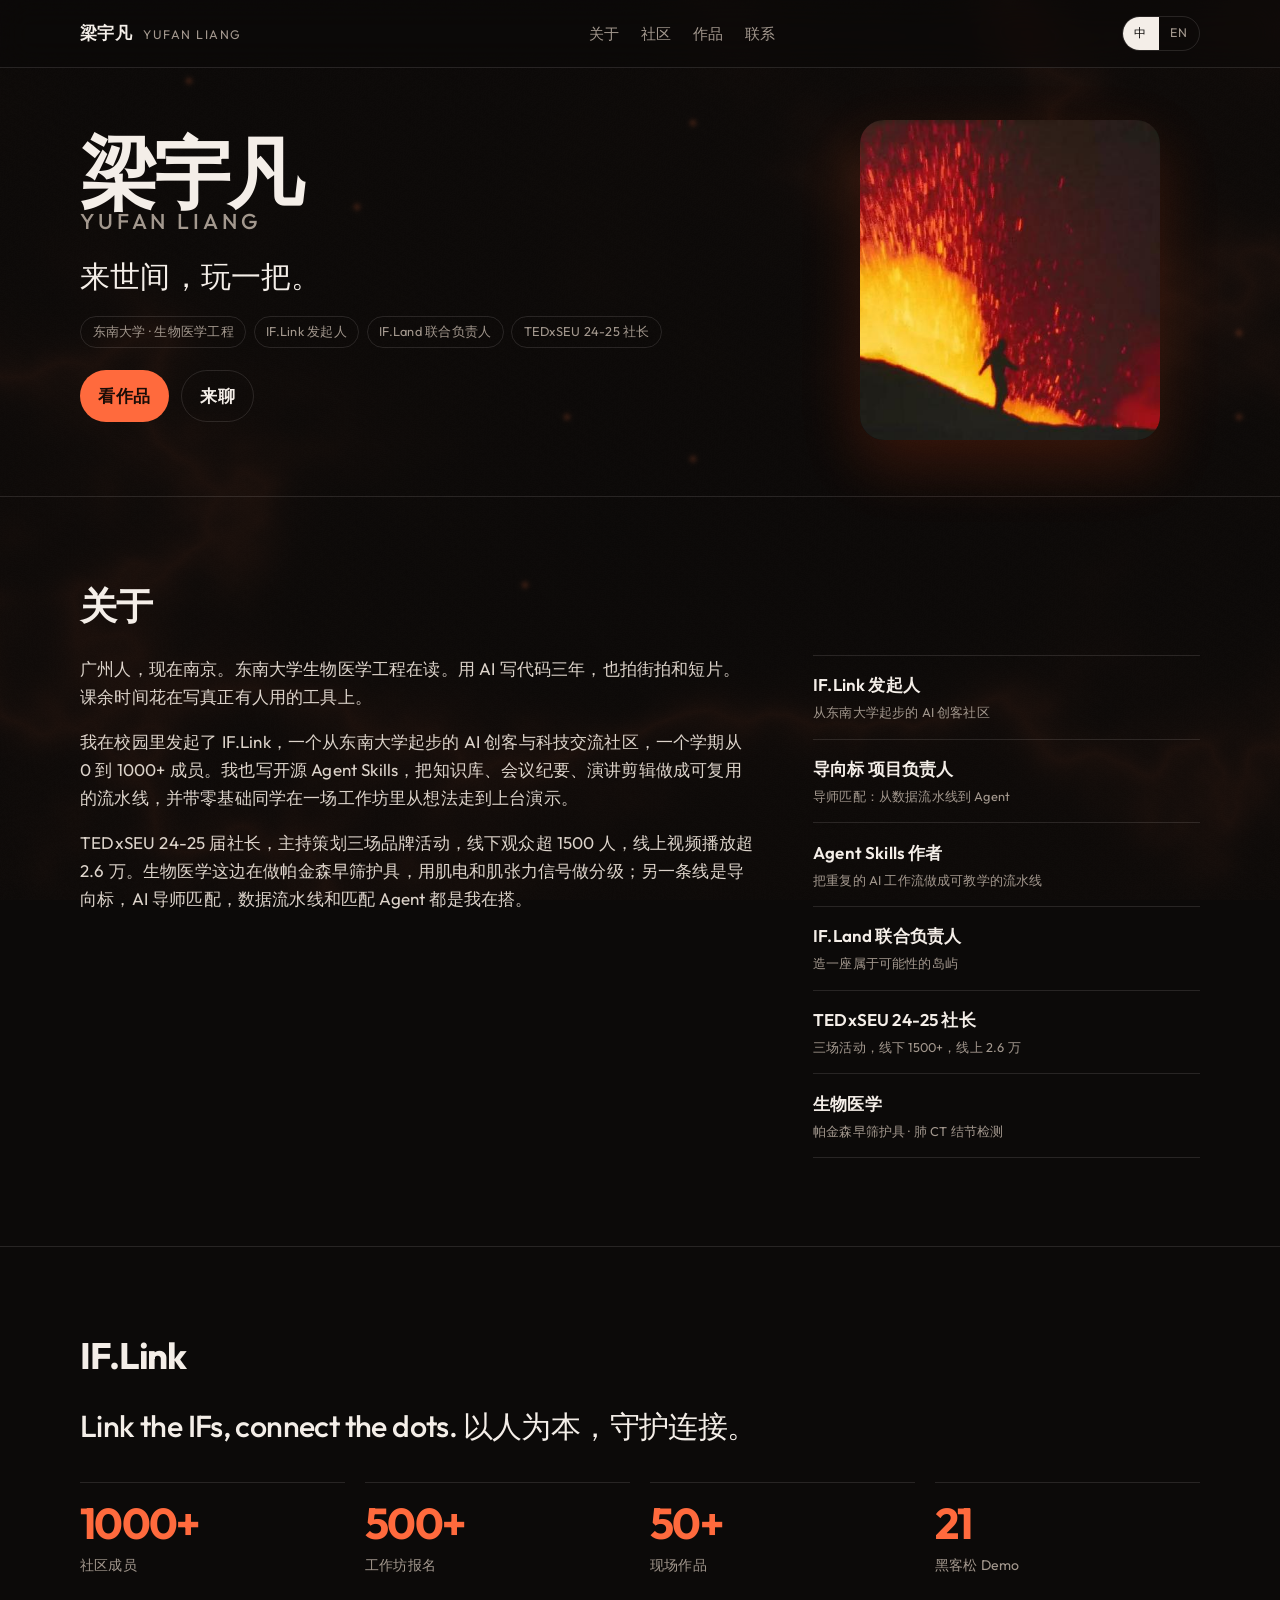
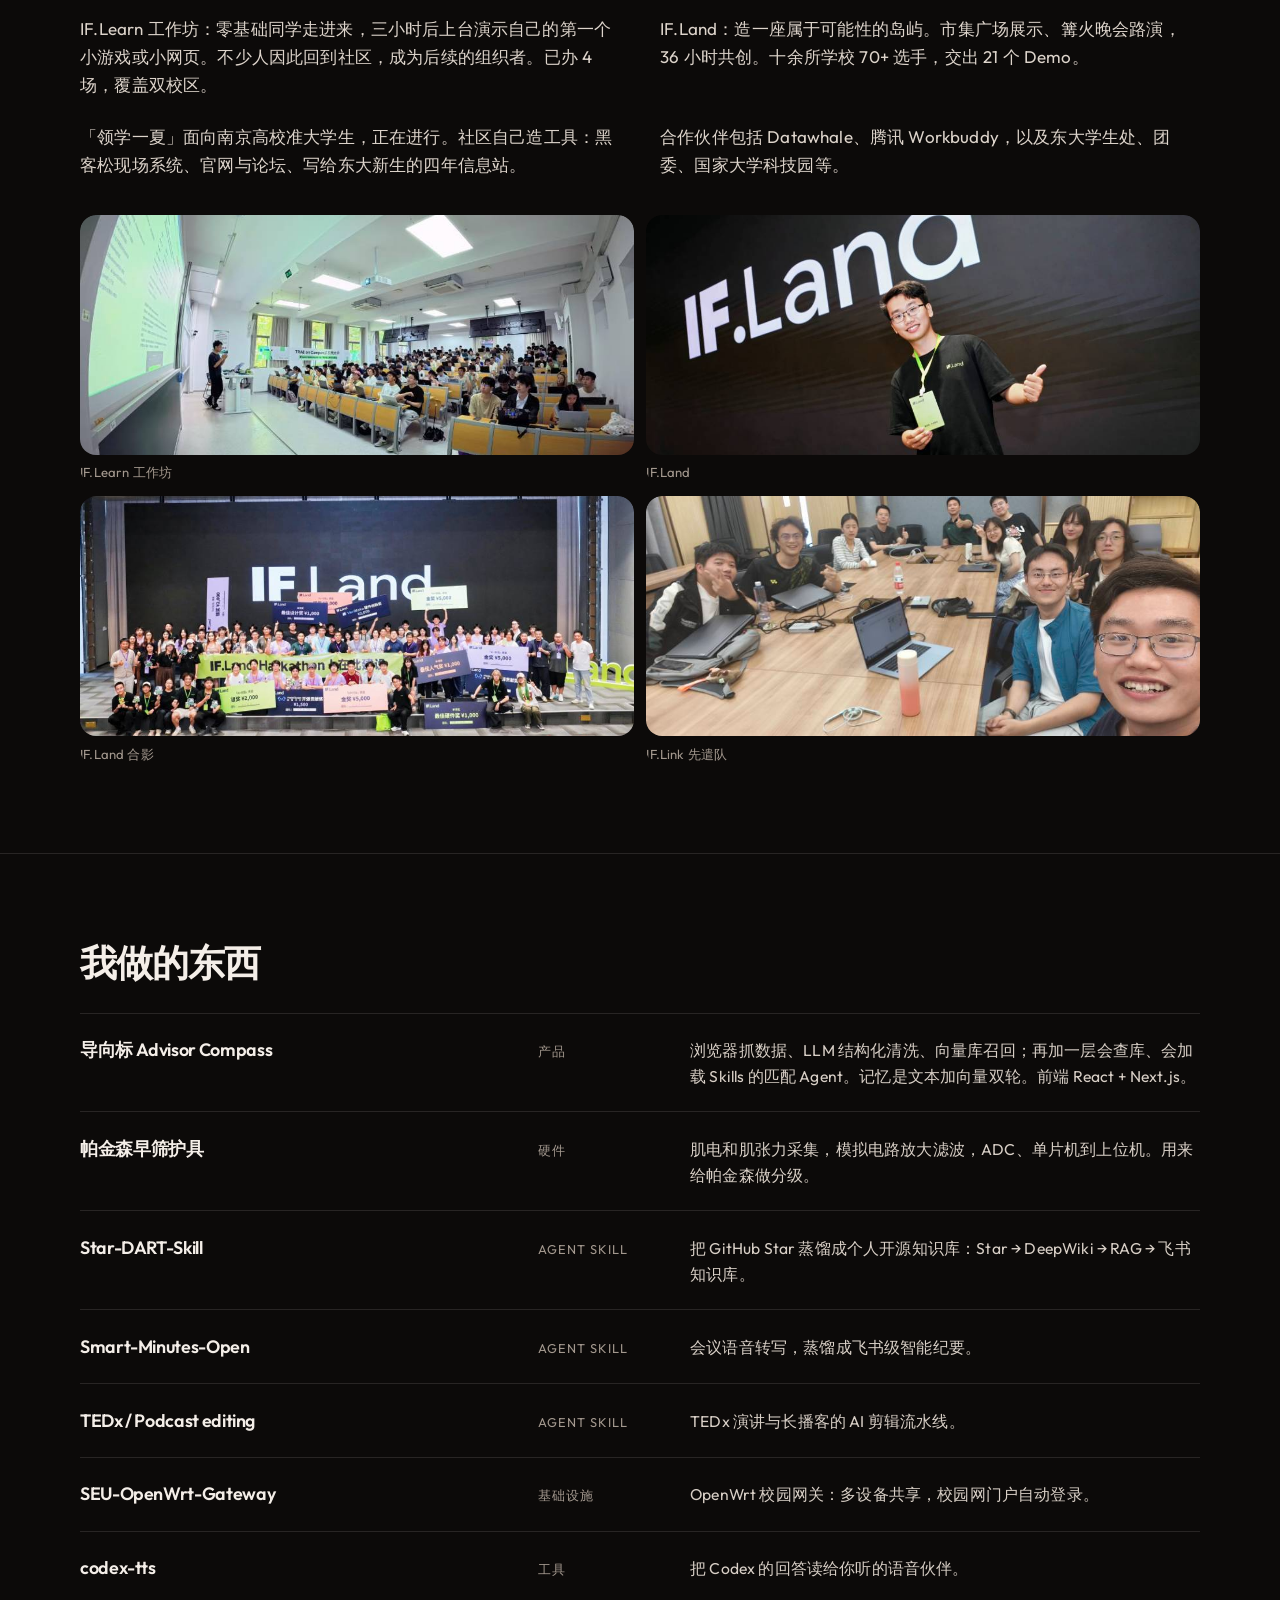
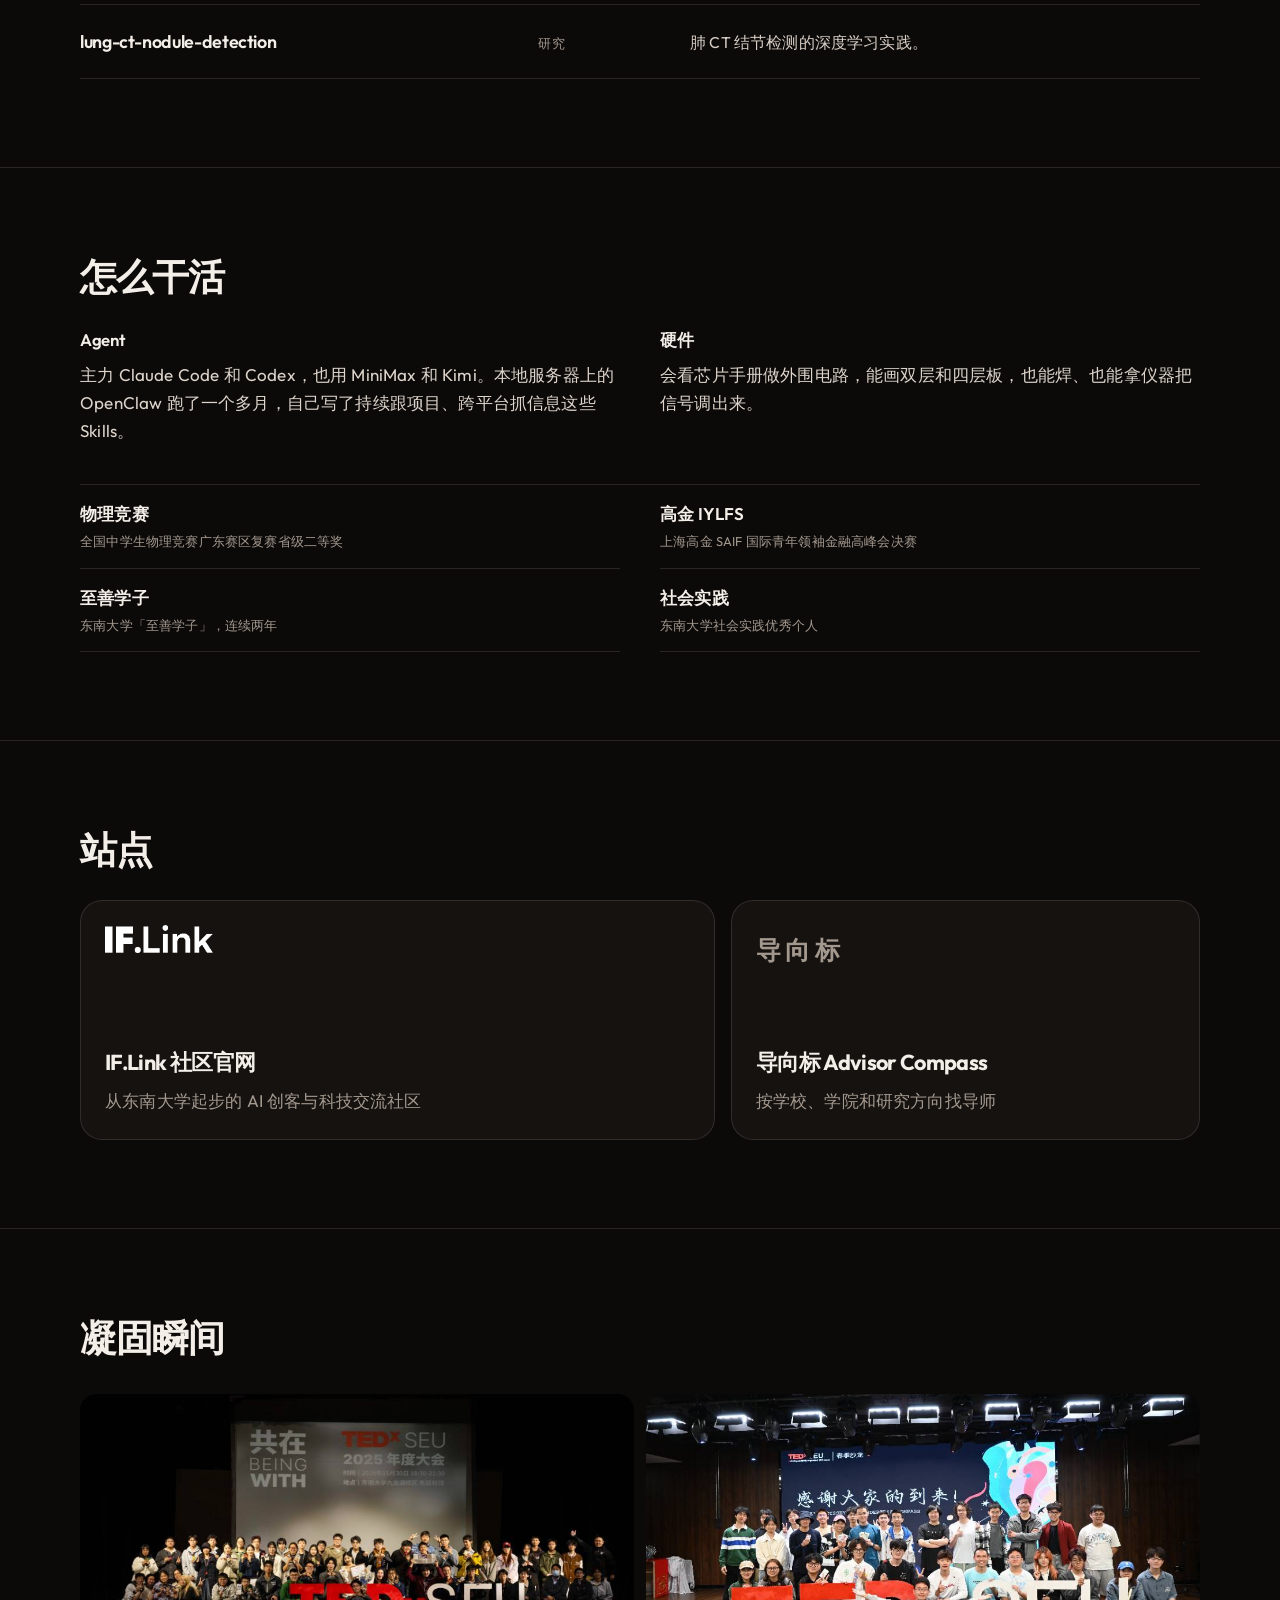
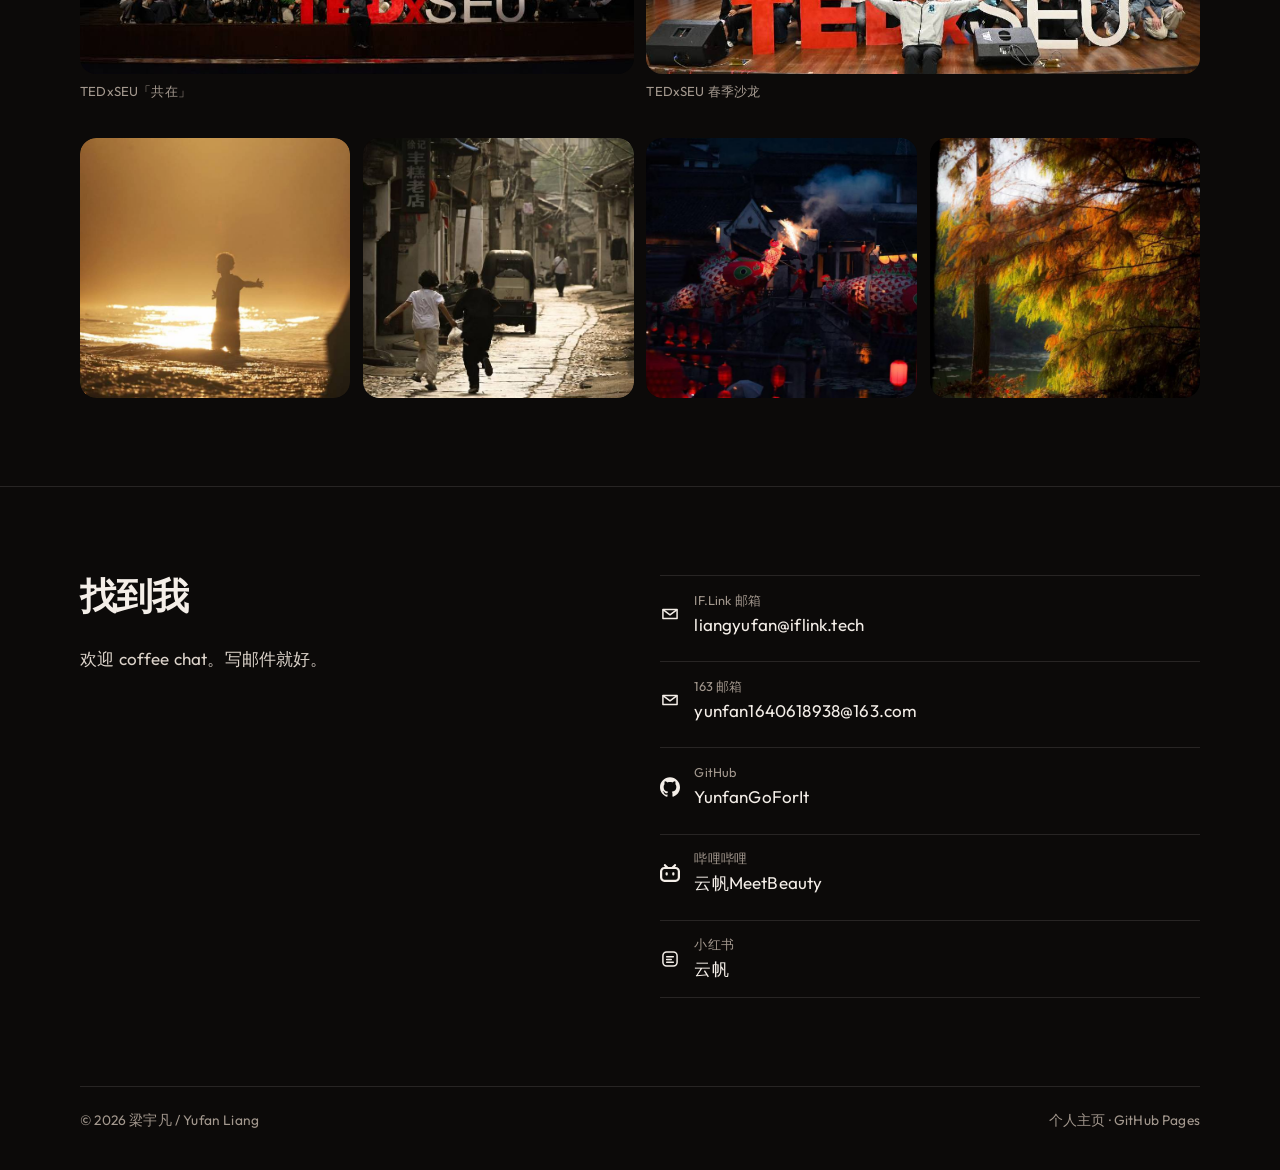
<file: index.html>
<!DOCTYPE html>
<html lang="zh-CN">
<head>
  <meta charset="utf-8">
  <meta name="viewport" content="width=device-width, initial-scale=1">
  <title>梁宇凡 Yufan Liang · IF.Link 发起人 | 东南大学生物医学工程</title>
  <meta name="description" content="梁宇凡（Yufan Liang，云帆），广州人，南京东南大学生物医学工程在读。IF.Link 发起人、导向标项目负责人、TEDxSEU 24-25 社长。做 Agent、导师匹配，以及帕金森早筛硬件。">
  <meta name="author" content="梁宇凡">
  <meta name="robots" content="index, follow, max-image-preview:large, max-snippet:-1">
  <meta name="keywords" content="梁宇凡, Yufan Liang, 云帆, IF.Link, IF.Land, 东南大学, 生物医学工程, TEDxSEU, Agent Skills, 导向标, 帕金森, 南京, 广州, YunfanGoForIt">
  <meta name="theme-color" content="#0c0a09">
  <meta name="geo.region" content="CN-JS">
  <meta name="geo.placename" content="Nanjing">
  <meta name="geo.position" content="32.05838;118.79647">
  <meta name="ICBM" content="32.05838, 118.79647">
  <link rel="canonical" href="https://yunfangoforit.github.io/">
  <link rel="alternate" type="text/plain" title="LLM instructions" href="https://yunfangoforit.github.io/llms.txt">
  <link rel="alternate" hreflang="zh-CN" href="https://yunfangoforit.github.io/">
  <link rel="alternate" hreflang="en" href="https://yunfangoforit.github.io/">
  <link rel="alternate" hreflang="x-default" href="https://yunfangoforit.github.io/">
  <link rel="me" href="https://github.com/YunfanGoForIt">
  <link rel="me" href="mailto:liangyufan@iflink.tech">
  <link rel="icon" href="./favicon.svg" type="image/svg+xml">
  <link rel="apple-touch-icon" href="./assets/avatar.jpg">
  <meta property="og:type" content="profile">
  <meta property="og:locale" content="zh_CN">
  <meta property="og:locale:alternate" content="en_US">
  <meta property="og:site_name" content="梁宇凡 Yufan Liang">
  <meta property="og:title" content="梁宇凡 Yufan Liang · IF.Link 发起人">
  <meta property="og:description" content="广州人，南京东南大学生物医学工程在读。IF.Link 发起人，导向标项目负责人，TEDxSEU 24-25 社长。来世间，玩一把。">
  <meta property="og:url" content="https://yunfangoforit.github.io/">
  <meta property="og:image" content="https://yunfangoforit.github.io/assets/avatar.jpg">
  <meta property="og:image:alt" content="梁宇凡的头像：火山前向火光走去的剪影">
  <meta property="profile:first_name" content="宇凡">
  <meta property="profile:last_name" content="梁">
  <meta property="profile:username" content="YunfanGoForIt">
  <meta name="twitter:card" content="summary">
  <meta name="twitter:title" content="梁宇凡 Yufan Liang · IF.Link 发起人">
  <meta name="twitter:description" content="广州人，南京东南大学生物医学工程在读。IF.Link 发起人，导向标项目负责人，TEDxSEU 24-25 社长。">
  <meta name="twitter:image" content="https://yunfangoforit.github.io/assets/avatar.jpg">
  <link rel="preconnect" href="https://fonts.bunny.net" crossorigin>
  <link rel="stylesheet" href="https://fonts.bunny.net/css?family=noto-sans-sc:400,500,700|outfit:400,500,600,700&display=swap">
  <link rel="stylesheet" href="./styles.css?v=8">
  <script type="application/ld+json">
  {
    "@context": "https://schema.org",
    "@graph": [
      {
        "@type": "ProfilePage",
        "@id": "https://yunfangoforit.github.io/#page",
        "url": "https://yunfangoforit.github.io/",
        "name": "梁宇凡 Yufan Liang",
        "inLanguage": ["zh-CN", "en"],
        "isPartOf": { "@id": "https://yunfangoforit.github.io/#website" },
        "about": { "@id": "https://yunfangoforit.github.io/#person" },
        "mainEntity": { "@id": "https://yunfangoforit.github.io/#person" },
        "dateModified": "2026-09-04"
      },
      {
        "@type": "WebSite",
        "@id": "https://yunfangoforit.github.io/#website",
        "url": "https://yunfangoforit.github.io/",
        "name": "梁宇凡 Yufan Liang",
        "inLanguage": ["zh-CN", "en"],
        "publisher": { "@id": "https://yunfangoforit.github.io/#person" }
      },
      {
        "@type": "Person",
        "@id": "https://yunfangoforit.github.io/#person",
        "name": "梁宇凡",
        "alternateName": ["Yufan Liang", "云帆", "YunfanGoForIt"],
        "url": "https://yunfangoforit.github.io/",
        "image": "https://yunfangoforit.github.io/assets/avatar.jpg",
        "email": ["liangyufan@iflink.tech", "yunfan1640618938@163.com"],
        "jobTitle": "IF.Link 发起人",
        "description": "广州人，南京东南大学生物医学工程在读。IF.Link 发起人，导向标项目负责人，IF.Land 联合负责人，TEDxSEU 24-25 届社长。开源 Agent Skills 作者。",
        "nationality": { "@type": "Country", "name": "China" },
        "birthPlace": {
          "@type": "Place",
          "name": "广州",
          "address": {
            "@type": "PostalAddress",
            "addressLocality": "广州",
            "addressRegion": "广东",
            "addressCountry": "CN"
          }
        },
        "homeLocation": {
          "@type": "Place",
          "name": "南京",
          "address": {
            "@type": "PostalAddress",
            "addressLocality": "南京",
            "addressRegion": "江苏",
            "addressCountry": "CN"
          }
        },
        "alumniOf": {
          "@type": "CollegeOrUniversity",
          "name": "东南大学",
          "alternateName": "Southeast University",
          "url": "https://www.seu.edu.cn/"
        },
        "affiliation": [
          { "@id": "https://yunfangoforit.github.io/#iflink" },
          { "@id": "https://yunfangoforit.github.io/#compass" }
        ],
        "knowsAbout": [
          "Agent Skills",
          "AI agents",
          "向量数据库",
          "AI community",
          "hackathon",
          "生物医学工程",
          "导师匹配",
          "肌电信号",
          "PCB",
          "street photography"
        ],
        "sameAs": [
          "https://github.com/YunfanGoForIt",
          "https://iflink.tech",
          "https://daoxiangbiao.cn",
          "https://space.bilibili.com/152159038",
          "https://www.xiaohongshu.com/user/profile/63bbf5a90000000026006f48",
          "https://bonjour.bio/96th1u"
        ]
      },
      {
        "@type": "Organization",
        "@id": "https://yunfangoforit.github.io/#iflink",
        "name": "IF.Link",
        "url": "https://iflink.tech",
        "description": "从东南大学起步的 AI 创客与科技交流社区。",
        "founder": { "@id": "https://yunfangoforit.github.io/#person" },
        "location": {
          "@type": "Place",
          "name": "南京",
          "address": {
            "@type": "PostalAddress",
            "addressLocality": "南京",
            "addressRegion": "江苏",
            "addressCountry": "CN"
          }
        }
      },
      {
        "@type": "Organization",
        "@id": "https://yunfangoforit.github.io/#compass",
        "name": "导向标 Advisor Compass",
        "url": "https://daoxiangbiao.cn",
        "description": "AI 驱动的导师匹配和学术智能体平台。",
        "founder": { "@id": "https://yunfangoforit.github.io/#person" }
      }
    ]
  }
  </script>
</head>
<body>
  <canvas id="bg-shader" class="bg-shader" aria-hidden="true"></canvas>
  <a class="skip" href="#main" data-i18n="skip">跳到正文</a>

  <header class="nav">
    <div class="wrap nav-inner">
      <a class="brand" href="./">
        梁宇凡
        <small>Yufan Liang</small>
      </a>
      <nav>
        <ul class="nav-links">
          <li><a href="#about" data-i18n="navAbout">关于</a></li>
          <li><a href="#community" data-i18n="navCommunity">社区</a></li>
          <li><a href="#work" data-i18n="navWork">作品</a></li>
          <li><a href="#contact" data-i18n="navContact">联系</a></li>
        </ul>
      </nav>
      <div class="nav-tools">
        <div class="lang" role="group" aria-label="Language">
          <button type="button" data-lang-set="zh" aria-pressed="true">中</button>
          <button type="button" data-lang-set="en" aria-pressed="false">EN</button>
        </div>
        <button class="menu-btn" type="button" aria-expanded="false" data-i18n-aria="menu" aria-label="打开菜单">
          <span></span>
        </button>
      </div>
    </div>
  </header>

  <main id="main">
    <section class="wrap hero">
      <div class="hero-copy reveal">
        <h1 class="display" id="hero-name">
          梁宇凡
          <em>Yufan Liang</em>
        </h1>
        <p class="lede" id="hero-lede" data-i18n="lede">来世间，玩一把。</p>
        <ul class="hero-tags">
          <li data-i18n="tagSchool">东南大学 · 生物医学工程</li>
          <li data-i18n="tagIflink">IF.Link 发起人</li>
          <li data-i18n="tagIfland">IF.Land 联合负责人</li>
          <li data-i18n="tagTedx">TEDxSEU 24-25 社长</li>
        </ul>
        <div class="cta-row">
          <a class="btn" href="#work" data-i18n="ctaWork">看作品</a>
          <a class="btn btn-ghost" href="mailto:liangyufan@iflink.tech" data-i18n="ctaMail">来聊</a>
        </div>
      </div>
      <figure class="hero-media reveal" id="hero-photo">
        <img src="./assets/avatar.jpg" width="320" height="320" alt="梁宇凡的头像：火山前向火光走去的剪影">
      </figure>
    </section>

    <section class="section" id="about">
      <div class="wrap">
        <h2 data-i18n="aboutTitle">关于</h2>
        <div class="about-grid">
          <div class="prose">
            <p data-i18n="aboutP1">广州人，现在南京。东南大学生物医学工程在读。用 AI 写代码三年，也拍街拍和短片。课余时间花在写真正有人用的工具上。</p>
            <p data-i18n="aboutP2">我在校园里发起了 IF.Link，一个从东南大学起步的 AI 创客与科技交流社区，一个学期从 0 到 1000+ 成员。我也写开源 Agent Skills，把知识库、会议纪要、演讲剪辑做成可复用的流水线，并带零基础同学在一场工作坊里从想法走到上台演示。</p>
            <p data-i18n="aboutP3">TEDxSEU 24-25 届社长，主持策划三场品牌活动，线下观众超 1500 人，线上视频播放超 2.6 万。生物医学这边在做帕金森早筛护具，用肌电和肌张力信号做分级；另一条线是导向标，AI 导师匹配，数据流水线和匹配 Agent 都是我在搭。</p>
          </div>
          <ul class="roles">
            <li>
              <strong data-i18n="role1">IF.Link 发起人</strong>
              <span data-i18n="role1s">从东南大学起步的 AI 创客社区</span>
            </li>
            <li>
              <strong data-i18n="role6">导向标 项目负责人</strong>
              <span data-i18n="role6s">导师匹配：从数据流水线到 Agent</span>
            </li>
            <li>
              <strong data-i18n="role2">Agent Skills 作者</strong>
              <span data-i18n="role2s">把重复的 AI 工作流做成可教学的流水线</span>
            </li>
            <li>
              <strong data-i18n="role3">IF.Land 联合负责人</strong>
              <span data-i18n="role3s">造一座属于可能性的岛屿</span>
            </li>
            <li>
              <strong data-i18n="role4">TEDxSEU 24-25 社长</strong>
              <span data-i18n="role4s">三场活动，线下 1500+，线上 2.6 万</span>
            </li>
            <li>
              <strong data-i18n="role5">生物医学</strong>
              <span data-i18n="role5s">帕金森早筛护具 · 肺 CT 结节检测</span>
            </li>
          </ul>
        </div>
      </div>
    </section>

    <section class="section" id="community">
      <div class="wrap">
        <h2 data-i18n="communityTitle">IF.Link</h2>
        <p class="quote" data-i18n="quote">Link the IFs, connect the dots. 以人为本，守护连接。</p>
        <div class="stats">
          <div class="stat"><b data-count="1000" data-suffix="+">1000+</b><span data-i18n="s1">社区成员</span></div>
          <div class="stat"><b data-count="500" data-suffix="+">500+</b><span data-i18n="s2">工作坊报名</span></div>
          <div class="stat"><b data-count="50" data-suffix="+">50+</b><span data-i18n="s3">现场作品</span></div>
          <div class="stat"><b data-count="21" data-suffix="">21</b><span data-i18n="s4">黑客松 Demo</span></div>
        </div>
        <div class="community-notes">
          <p data-i18n="cNote1">IF.Learn 工作坊：零基础同学走进来，三小时后上台演示自己的第一个小游戏或小网页。不少人因此回到社区，成为后续的组织者。已办 4 场，覆盖双校区。</p>
          <p data-i18n="cNote2">IF.Land：造一座属于可能性的岛屿。市集广场展示、篝火晚会路演，36 小时共创。十余所学校 70+ 选手，交出 21 个 Demo。</p>
          <p data-i18n="cNote3">「领学一夏」面向南京高校准大学生，正在进行。社区自己造工具：黑客松现场系统、官网与论坛、写给东大新生的四年信息站。</p>
          <p data-i18n="cNote4">合作伙伴包括 Datawhale、腾讯 Workbuddy，以及东大学生处、团委、国家大学科技园等。</p>
        </div>
        <div class="shots">
          <figure>
            <img src="./assets/photos/if-learn.jpg" alt="IF.Learn 工作坊课堂" width="800" height="600">
            <figcaption data-i18n="capLearn">IF.Learn 工作坊</figcaption>
          </figure>
          <figure>
            <img src="./assets/photos/ifland-host.jpg" alt="IF.Land 现场" width="800" height="533">
            <figcaption data-i18n="capLandHost">IF.Land</figcaption>
          </figure>
          <figure>
            <img src="./assets/photos/ifland-group.jpg" alt="IF.Land 合影" width="800" height="410">
            <figcaption data-i18n="capLandGroup">IF.Land 合影</figcaption>
          </figure>
          <figure>
            <img src="./assets/photos/iflink-vanguard.jpg" alt="IF.Link 先遣队" width="800" height="600">
            <figcaption data-i18n="capVanguard">IF.Link 先遣队</figcaption>
          </figure>
        </div>
      </div>
    </section>

    <section class="section" id="work">
      <div class="wrap">
        <h2 data-i18n="workTitle">我做的东西</h2>
        <div class="work-list">
          <a class="work" href="https://github.com/daoercompass">
            <h3>导向标 Advisor Compass</h3>
            <div class="kind" data-i18n="w4k">产品</div>
            <p data-i18n="w4d">浏览器抓数据、LLM 结构化清洗、向量库召回；再加一层会查库、会加载 Skills 的匹配 Agent。记忆是文本加向量双轮。前端 React + Next.js。</p>
          </a>
          <article class="work">
            <h3 data-i18n="w8t">帕金森早筛护具</h3>
            <div class="kind" data-i18n="w8k">硬件</div>
            <p data-i18n="w8d">肌电和肌张力采集，模拟电路放大滤波，ADC、单片机到上位机。用来给帕金森做分级。</p>
          </article>
          <a class="work" href="https://github.com/YunfanGoForIt/Star-DART-Skill">
            <h3>Star-DART-Skill</h3>
            <div class="kind" data-i18n="w1k">Agent Skill</div>
            <p data-i18n="w1d">把 GitHub Star 蒸馏成个人开源知识库：Star → DeepWiki → RAG → 飞书知识库。</p>
          </a>
          <a class="work" href="https://github.com/YunfanGoForIt/Smart-Minutes-Open">
            <h3>Smart-Minutes-Open</h3>
            <div class="kind" data-i18n="w2k">Agent Skill</div>
            <p data-i18n="w2d">会议语音转写，蒸馏成飞书级智能纪要。</p>
          </a>
          <a class="work" href="https://github.com/YunfanGoForIt/edit-tedxseu-talk">
            <h3>TEDx / Podcast editing</h3>
            <div class="kind" data-i18n="w3k">Agent Skill</div>
            <p data-i18n="w3d">TEDx 演讲与长播客的 AI 剪辑流水线。</p>
          </a>
          <a class="work" href="https://github.com/YunfanGoForIt/SEU-OpenWrt-Gateway">
            <h3>SEU-OpenWrt-Gateway</h3>
            <div class="kind" data-i18n="w5k">基础设施</div>
            <p data-i18n="w5d">OpenWrt 校园网关：多设备共享，校园网门户自动登录。</p>
          </a>
          <a class="work" href="https://github.com/YunfanGoForIt/codex-tts">
            <h3>codex-tts</h3>
            <div class="kind" data-i18n="w6k">工具</div>
            <p data-i18n="w6d">把 Codex 的回答读给你听的语音伙伴。</p>
          </a>
          <a class="work" href="https://github.com/YunfanGoForIt/lung-ct-nodule-detection">
            <h3>lung-ct-nodule-detection</h3>
            <div class="kind" data-i18n="w7k">研究</div>
            <p data-i18n="w7d">肺 CT 结节检测的深度学习实践。</p>
          </a>
        </div>
      </div>
    </section>

    <section class="section" id="craft">
      <div class="wrap">
        <h2 data-i18n="craftTitle">怎么干活</h2>
        <div class="craft">
          <div>
            <h3 data-i18n="craftAgentT">Agent</h3>
            <p data-i18n="craftAgent">主力 Claude Code 和 Codex，也用 MiniMax 和 Kimi。本地服务器上的 OpenClaw 跑了一个多月，自己写了持续跟项目、跨平台抓信息这些 Skills。</p>
          </div>
          <div>
            <h3 data-i18n="craftHwT">硬件</h3>
            <p data-i18n="craftHw">会看芯片手册做外围电路，能画双层和四层板，也能焊、也能拿仪器把信号调出来。</p>
          </div>
        </div>
        <ul class="along">
          <li>
            <strong data-i18n="along1k">物理竞赛</strong>
            <span data-i18n="along1s">全国中学生物理竞赛广东赛区复赛省级二等奖</span>
          </li>
          <li>
            <strong data-i18n="along2k">高金 IYLFS</strong>
            <span data-i18n="along2s">上海高金 SAIF 国际青年领袖金融高峰会决赛</span>
          </li>
          <li>
            <strong data-i18n="along3k">至善学子</strong>
            <span data-i18n="along3s">东南大学「至善学子」，连续两年</span>
          </li>
          <li>
            <strong data-i18n="along4k">社会实践</strong>
            <span data-i18n="along4s">东南大学社会实践优秀个人</span>
          </li>
        </ul>
      </div>
    </section>

    <section class="section" id="sites">
      <div class="wrap">
        <h2 data-i18n="sitesTitle">站点</h2>
        <div class="sites">
          <a class="site" href="https://iflink.tech">
            <img src="./assets/iflink-white.png" alt="IF.Link" height="28">
            <div>
              <b data-i18n="site1b">IF.Link 社区官网</b>
              <span data-i18n="site1s">从东南大学起步的 AI 创客与科技交流社区</span>
            </div>
          </a>
          <a class="site" href="https://daoxiangbiao.cn">
            <span class="site-word">导向标</span>
            <div>
              <b data-i18n="site2b">导向标 Advisor Compass</b>
              <span data-i18n="site2s">按学校、学院和研究方向找导师</span>
            </div>
          </a>
        </div>
      </div>
    </section>

    <section class="section" id="photos">
      <div class="wrap">
        <h2 data-i18n="photosTitle">凝固瞬间</h2>
        <div class="shots shots-wide">
          <figure>
            <img src="./assets/photos/tedx-gongzai.jpg" alt="TEDxSEU 2025 共在年度大会" width="800" height="533">
            <figcaption data-i18n="capGongzai">TEDxSEU「共在」</figcaption>
          </figure>
          <figure>
            <img src="./assets/photos/tedx-salon.jpg" alt="TEDxSEU 春季沙龙" width="800" height="533">
            <figcaption data-i18n="capSalon">TEDxSEU 春季沙龙</figcaption>
          </figure>
        </div>
        <div class="shots shots-street">
          <figure>
            <img src="./assets/photos/street-01.jpg" alt="海边逆光里的孩子" width="800" height="1200">
          </figure>
          <figure>
            <img src="./assets/photos/street-02.jpg" alt="石板路上跑过去的两个人" width="800" height="1200">
          </figure>
          <figure>
            <img src="./assets/photos/street-03.jpg" alt="夜里的鱼灯和烟火" width="800" height="533">
          </figure>
          <figure>
            <img src="./assets/photos/street-04.jpg" alt="湖边秋色" width="800" height="533">
          </figure>
        </div>
      </div>
    </section>

    <section class="section" id="contact">
      <div class="wrap contact-grid">
        <div>
          <h2 data-i18n="contactTitle">找到我</h2>
          <div class="prose">
            <p data-i18n="contactLead">欢迎 coffee chat。写邮件就好。</p>
          </div>
        </div>
        <div class="contact-links">
          <a href="mailto:liangyufan@iflink.tech">
            <svg class="contact-icon" width="20" height="20" viewBox="0 0 24 24" aria-hidden="true"><path fill="none" stroke="currentColor" stroke-width="1.8" stroke-linecap="round" stroke-linejoin="round" d="M3.5 6.5h17v11h-17z"/><path fill="none" stroke="currentColor" stroke-width="1.8" stroke-linecap="round" stroke-linejoin="round" d="m4 7 8 6 8-6"/></svg>
            <span>
              <small data-i18n="mailIflink">IF.Link 邮箱</small>
              liangyufan@iflink.tech
            </span>
          </a>
          <a href="mailto:yunfan1640618938@163.com">
            <svg class="contact-icon" width="20" height="20" viewBox="0 0 24 24" aria-hidden="true"><path fill="none" stroke="currentColor" stroke-width="1.8" stroke-linecap="round" stroke-linejoin="round" d="M3.5 6.5h17v11h-17z"/><path fill="none" stroke="currentColor" stroke-width="1.8" stroke-linecap="round" stroke-linejoin="round" d="m4 7 8 6 8-6"/></svg>
            <span>
              <small data-i18n="mail163">163 邮箱</small>
              yunfan1640618938@163.com
            </span>
          </a>
          <a href="https://github.com/YunfanGoForIt">
            <span class="contact-icon icon-github" aria-hidden="true"></span>
            <span>
              <small data-i18n="ghLabel">GitHub</small>
              YunfanGoForIt
            </span>
          </a>
          <a href="https://space.bilibili.com/152159038">
            <span class="contact-icon icon-bilibili" aria-hidden="true"></span>
            <span>
              <small data-i18n="biliLabel">哔哩哔哩</small>
              云帆MeetBeauty
            </span>
          </a>
          <a href="https://www.xiaohongshu.com/user/profile/63bbf5a90000000026006f48">
            <svg class="contact-icon" width="20" height="20" viewBox="0 0 24 24" aria-hidden="true"><rect x="3.5" y="3.5" width="17" height="17" rx="4.5" fill="none" stroke="currentColor" stroke-width="1.8"/><path fill="none" stroke="currentColor" stroke-width="1.8" stroke-linecap="round" d="M8 9.2h8M8 12.5h5.5M8 15.8h8"/></svg>
            <span>
              <small data-i18n="xhsLabel">小红书</small>
              云帆
            </span>
          </a>
        </div>
      </div>
    </section>
  </main>

  <footer class="wrap footer">
    <span>© <span id="year">2026</span> 梁宇凡 / Yufan Liang</span>
    <span data-i18n="footerNote">个人主页 · GitHub Pages</span>
  </footer>

  <div class="egg-toast" id="egg-toast" hidden></div>
  <script src="./shader.js"></script>
  <script src="./app.js?v=3"></script>
</body>
</html>
</file>
<file: styles.css>
:root {
  --bg: #0c0a09;
  --bg-2: #151210;
  --ink: #f4eee8;
  --muted: #a3988e;
  --line: rgba(244, 238, 232, 0.12);
  --accent: #ff6a3d;
  --accent-soft: rgba(255, 106, 61, 0.16);
  --max: 1120px;
  --nav-h: 68px;
  --ease: cubic-bezier(0.16, 1, 0.3, 1);
}

*,
*::before,
*::after {
  box-sizing: border-box;
}

html {
  scroll-behavior: smooth;
  color-scheme: dark;
}

body {
  margin: 0;
  min-height: 100dvh;
  background: var(--bg);
  color: var(--ink);
  font-family: "Outfit", "Noto Sans SC", "PingFang SC", "Hiragino Sans GB", "Microsoft YaHei", sans-serif;
  font-size: 17px;
  line-height: 1.65;
  letter-spacing: 0.01em;
  text-rendering: optimizeLegibility;
  position: relative;
}

.bg-shader {
  position: fixed;
  inset: 0;
  z-index: 0;
  width: 100%;
  height: 100%;
  pointer-events: none;
  display: block;
}

html.no-shader .bg-shader {
  display: none;
}

html.no-shader body {
  background:
    radial-gradient(900px 500px at 78% 8%, rgba(255, 90, 30, 0.14), transparent 55%),
    var(--bg);
}

main {
  position: relative;
  z-index: 1;
}

img {
  max-width: 100%;
  display: block;
}

a {
  color: inherit;
  text-decoration-thickness: 1px;
  text-underline-offset: 0.22em;
}

a:hover {
  color: var(--accent);
}

:focus-visible {
  outline: 2px solid var(--accent);
  outline-offset: 3px;
}

::selection {
  background: var(--accent);
  color: #1a0c07;
}

.skip {
  position: absolute;
  left: 1rem;
  top: -4rem;
  z-index: 80;
  padding: 0.6rem 0.9rem;
  background: var(--accent);
  color: #1a0c07;
  font-weight: 600;
}

.skip:focus {
  top: 1rem;
}

.wrap {
  width: min(var(--max), calc(100% - 2.5rem));
  margin-inline: auto;
}

.nav {
  position: sticky;
  top: 0;
  z-index: 40;
  height: var(--nav-h);
  border-bottom: 1px solid var(--line);
  background: rgba(12, 10, 9, 0.58);
  backdrop-filter: blur(16px) saturate(140%);
  -webkit-backdrop-filter: blur(16px) saturate(140%);
}

.nav-inner {
  height: 100%;
  display: flex;
  align-items: center;
  justify-content: space-between;
  gap: 1rem;
}

.brand {
  display: flex;
  align-items: baseline;
  gap: 0.7rem;
  text-decoration: none;
  font-weight: 600;
  letter-spacing: 0.02em;
}

.brand small {
  color: var(--muted);
  font-weight: 400;
  font-size: 0.78rem;
  letter-spacing: 0.12em;
  text-transform: uppercase;
}

.nav-links {
  display: flex;
  align-items: center;
  gap: 1.35rem;
  list-style: none;
  margin: 0;
  padding: 0;
}

.nav-links a {
  text-decoration: none;
  font-size: 0.92rem;
  color: var(--muted);
}

.nav-links a:hover,
.nav-links a:focus-visible {
  color: var(--ink);
}

.nav-tools {
  display: flex;
  align-items: center;
  gap: 0.65rem;
}

.lang {
  display: inline-flex;
  border: 1px solid var(--line);
  border-radius: 999px;
  overflow: hidden;
}

.lang button {
  appearance: none;
  border: 0;
  background: transparent;
  color: var(--muted);
  font: inherit;
  font-size: 0.78rem;
  letter-spacing: 0.08em;
  padding: 0.38rem 0.7rem;
  cursor: pointer;
}

.lang button[aria-pressed="true"] {
  background: var(--ink);
  color: var(--bg);
}

.menu-btn {
  display: none;
  appearance: none;
  border: 1px solid var(--line);
  background: transparent;
  color: var(--ink);
  width: 42px;
  height: 42px;
  border-radius: 10px;
  cursor: pointer;
}

.menu-btn span,
.menu-btn span::before,
.menu-btn span::after {
  display: block;
  width: 16px;
  height: 1.5px;
  background: currentColor;
  position: relative;
  margin: 0 auto;
}

.menu-btn span::before,
.menu-btn span::after {
  content: "";
  position: absolute;
  left: 0;
}

.menu-btn span::before { top: -5px; }
.menu-btn span::after { top: 5px; }

.hero {
  display: grid;
  grid-template-columns: 1.2fr 0.8fr;
  gap: 2.2rem;
  align-items: center;
  padding: 2.2rem 0 2.4rem;
}

.display {
  margin: 0;
  font-size: clamp(2.5rem, 6vw, 4.8rem);
  font-weight: 700;
  line-height: 0.92;
  letter-spacing: -0.045em;
  cursor: default;
}

.display em {
  display: block;
  margin-top: 0.18em;
  font-style: normal;
  font-size: 0.28em;
  font-weight: 500;
  letter-spacing: 0.18em;
  text-transform: uppercase;
  color: var(--muted);
}

.lede {
  max-width: 22em;
  margin: 1.4rem 0 0;
  font-size: clamp(1.4rem, 2.6vw, 1.9rem);
  line-height: 1.4;
  font-weight: 500;
}

.hero-tags {
  display: flex;
  flex-wrap: wrap;
  gap: 0.45rem;
  margin: 1.15rem 0 0;
  padding: 0;
  list-style: none;
}

.hero-tags li {
  padding: 0.28rem 0.72rem;
  border: 1px solid var(--line);
  border-radius: 999px;
  color: var(--muted);
  font-size: 0.8rem;
  letter-spacing: 0.02em;
}

.cta-row {
  display: flex;
  flex-wrap: wrap;
  gap: 0.75rem;
  margin-top: 1.4rem;
}

.btn {
  display: inline-flex;
  align-items: center;
  justify-content: center;
  min-height: 46px;
  padding: 0.7rem 1.15rem;
  border-radius: 999px;
  background: var(--accent);
  color: #1a0c07;
  text-decoration: none;
  font-weight: 600;
  letter-spacing: 0.02em;
  transition: transform 0.2s var(--ease), filter 0.2s var(--ease);
}

.btn:hover {
  color: #1a0c07;
  filter: brightness(1.06);
}

.btn:active {
  transform: translateY(1px) scale(0.98);
}

.btn-ghost {
  background: transparent;
  color: var(--ink);
  border: 1px solid var(--line);
}

.btn-ghost:hover {
  color: var(--ink);
  border-color: var(--ink);
  filter: none;
}

.hero-media {
  position: relative;
  justify-self: end;
  width: min(100%, 300px);
  cursor: pointer;
}

.hero-media img {
  width: 100%;
  aspect-ratio: 1;
  object-fit: cover;
  border-radius: 24px;
  box-shadow: 0 24px 60px rgba(255, 80, 20, 0.18);
  transition: transform 0.5s var(--ease), box-shadow 0.5s var(--ease);
}

.hero-media:hover img {
  transform: scale(1.03);
}

.hero-media.is-erupt img {
  transform: scale(1.06);
  box-shadow: 0 8px 80px rgba(255, 90, 30, 0.55);
}

.hero-media figcaption {
  margin-top: 0.75rem;
  color: var(--muted);
  font-size: 0.8rem;
}

.section {
  padding: 5.5rem 0;
  border-top: 1px solid var(--line);
  scroll-margin-top: calc(var(--nav-h) + 8px);
}

.section h2 {
  margin: 0 0 1.75rem;
  font-size: clamp(1.7rem, 3vw, 2.3rem);
  letter-spacing: -0.03em;
  line-height: 1.15;
}

.about-grid {
  display: grid;
  grid-template-columns: 1.4fr 0.8fr;
  gap: 3.5rem;
  align-items: start;
}

.prose p {
  margin: 0 0 1.05rem;
  max-width: 62ch;
  color: #ddd4cb;
}

.roles {
  margin: 0;
  padding: 0;
  list-style: none;
  border-top: 1px solid var(--line);
}

.roles li {
  padding: 0.95rem 0;
  border-bottom: 1px solid var(--line);
}

.roles strong {
  font-weight: 600;
}

.roles span {
  display: block;
  color: var(--muted);
  font-size: 0.8rem;
  margin-top: 0.2rem;
}

.quote {
  margin: 0 0 2.2rem;
  max-width: 24em;
  font-size: clamp(1.35rem, 2.4vw, 1.9rem);
  line-height: 1.35;
  font-weight: 500;
  letter-spacing: -0.02em;
}

.stats {
  display: grid;
  grid-template-columns: repeat(4, 1fr);
  gap: 1.25rem;
  margin: 0 0 2.4rem;
}

.stat {
  padding: 1.15rem 0 0;
  border-top: 1px solid var(--line);
}

.stat b {
  display: block;
  font-size: clamp(1.8rem, 4vw, 2.7rem);
  letter-spacing: -0.04em;
  line-height: 1.05;
  color: var(--accent);
}

.stat span {
  display: block;
  margin-top: 0.45rem;
  color: var(--muted);
  font-size: 0.88rem;
}

.community-notes {
  display: grid;
  grid-template-columns: 1fr 1fr;
  gap: 1.5rem 2.5rem;
}

.community-notes p {
  margin: 0;
  color: #ddd4cb;
}

.shots {
  display: grid;
  grid-template-columns: 1fr 1fr;
  gap: 0.8rem;
  margin-top: 2.2rem;
}

.shots figure {
  margin: 0;
  overflow: hidden;
  border-radius: 16px;
}

.shots img {
  width: 100%;
  height: 240px;
  object-fit: cover;
  border-radius: 16px;
  transition: transform 0.5s var(--ease);
}

.shots figure:hover img {
  transform: scale(1.035);
}

.shots figcaption {
  margin-top: 0.45rem;
  color: var(--muted);
  font-size: 0.82rem;
}

.shots-wide img {
  height: 280px;
}

.shots-street {
  grid-template-columns: repeat(4, 1fr);
}

.shots-street img {
  height: 260px;
}

.work-list {
  display: grid;
  gap: 0;
}

.work {
  display: grid;
  grid-template-columns: minmax(0, 1.3fr) minmax(8rem, 0.4fr) minmax(0, 1.5fr);
  gap: 1rem;
  align-items: baseline;
  padding: 1.35rem 0;
  border-top: 1px solid var(--line);
  text-decoration: none;
}

.work:last-child {
  border-bottom: 1px solid var(--line);
}

.work h3 {
  margin: 0;
  font-size: 1.12rem;
  font-weight: 600;
  letter-spacing: -0.02em;
}

.work .kind {
  color: var(--muted);
  font-size: 0.8rem;
  letter-spacing: 0.08em;
  text-transform: uppercase;
}

.work p {
  margin: 0;
  color: #d8cfc6;
  font-size: 0.98rem;
}

.work {
  transition: transform 0.25s var(--ease);
}

.work:hover h3,
.work:hover .kind {
  color: var(--accent);
}

.work:hover {
  transform: translateX(6px);
}

article.work {
  cursor: default;
}

article.work:hover {
  transform: none;
}

article.work:hover h3,
article.work:hover .kind {
  color: inherit;
}

.craft {
  display: grid;
  grid-template-columns: 1fr 1fr;
  gap: 1.5rem 2.5rem;
}

.craft h3 {
  margin: 0 0 0.45rem;
  font-size: 1.05rem;
  font-weight: 600;
  letter-spacing: -0.02em;
}

.craft p {
  margin: 0;
  color: #ddd4cb;
}

.along {
  display: grid;
  grid-template-columns: 1fr 1fr;
  gap: 0 2.5rem;
  margin: 2.4rem 0 0;
  padding: 0;
  list-style: none;
  border-top: 1px solid var(--line);
}

.along li {
  padding: 0.95rem 0;
  border-bottom: 1px solid var(--line);
}

.along strong {
  font-weight: 600;
}

.along span {
  display: block;
  color: var(--muted);
  font-size: 0.8rem;
  margin-top: 0.2rem;
}

.sites {
  display: grid;
  grid-template-columns: 1.15fr 0.85fr;
  gap: 1rem;
}

.site {
  display: flex;
  flex-direction: column;
  justify-content: space-between;
  min-height: 240px;
  padding: 1.5rem;
  border: 1px solid var(--line);
  border-radius: 22px;
  background: var(--bg-2);
  text-decoration: none;
  transition: border-color 0.2s var(--ease), transform 0.2s var(--ease);
}

.site:hover {
  border-color: var(--accent);
  color: var(--ink);
  transform: translateY(-2px);
}

.site img {
  height: 28px;
  width: auto;
  object-fit: contain;
  object-position: left center;
}

.site-word {
  font-size: 1.55rem;
  font-weight: 700;
  letter-spacing: 0.18em;
}

.site b {
  display: block;
  margin-top: 2.4rem;
  font-size: 1.35rem;
  letter-spacing: -0.03em;
}

.site span {
  display: block;
  margin-top: 0.35rem;
  color: var(--muted);
}

.contact-grid {
  display: grid;
  grid-template-columns: 1fr 1fr;
  gap: 2.5rem;
}

.contact-links {
  display: grid;
  gap: 0.55rem;
}

.contact-links a {
  display: flex;
  align-items: center;
  gap: 0.9rem;
  text-decoration: none;
  padding: 0.85rem 0;
  border-top: 1px solid var(--line);
}

.contact-links a:last-child {
  border-bottom: 1px solid var(--line);
}

.contact-links svg.contact-icon {
  display: block;
  width: 20px;
  height: 20px;
  max-width: 20px;
  max-height: 20px;
  flex: 0 0 20px;
}

.contact-icon {
  display: block;
  width: 20px;
  height: 20px;
  flex: 0 0 20px;
}

.icon-github,
.icon-bilibili,
.icon-xhs {
  background-color: currentColor;
  -webkit-mask: center / contain no-repeat;
  mask: center / contain no-repeat;
}

.icon-github {
  -webkit-mask-image: url("./assets/icons/github.svg");
  mask-image: url("./assets/icons/github.svg");
}

.icon-bilibili {
  -webkit-mask-image: url("./assets/icons/bilibili.svg");
  mask-image: url("./assets/icons/bilibili.svg");
}

.icon-xhs {
  width: 40px;
  height: 18px;
  flex-basis: 40px;
  -webkit-mask-image: url("./assets/icons/xiaohongshu.svg");
  mask-image: url("./assets/icons/xiaohongshu.svg");
}

.contact-links small {
  display: block;
  color: var(--muted);
  font-size: 0.8rem;
}

.footer {
  padding: 1.4rem 0 2.4rem;
  border-top: 1px solid var(--line);
  color: var(--muted);
  font-size: 0.86rem;
  display: flex;
  justify-content: space-between;
  gap: 1rem;
  flex-wrap: wrap;
  position: relative;
  z-index: 1;
}

.egg-toast {
  position: fixed;
  left: 50%;
  bottom: 1.6rem;
  z-index: 50;
  transform: translateX(-50%) translateY(12px);
  padding: 0.7rem 1.05rem;
  border: 1px solid var(--line);
  border-radius: 999px;
  background: rgba(18, 14, 12, 0.92);
  color: var(--ink);
  font-size: 0.92rem;
  opacity: 0;
  pointer-events: none;
  transition: opacity 0.35s var(--ease), transform 0.35s var(--ease);
}

.egg-toast.is-on {
  opacity: 1;
  transform: translateX(-50%) translateY(0);
}

.reveal {
  opacity: 0;
  transform: translateY(18px);
  animation: rise 0.8s var(--ease) forwards;
}

.hero-copy { animation-delay: 0.05s; }
.hero-media { animation-delay: 0.16s; }

@keyframes rise {
  to {
    opacity: 1;
    transform: none;
  }
}

@media (max-width: 900px) {
  .hero,
  .about-grid,
  .contact-grid,
  .sites,
  .community-notes,
  .craft,
  .along {
    grid-template-columns: 1fr;
  }

  .shots-street {
    grid-template-columns: 1fr 1fr;
  }

  .hero {
    padding-top: 1.6rem;
    gap: 1.6rem;
  }

  .hero-media {
    justify-self: start;
    width: min(72vw, 280px);
    order: -1;
  }

  .stats {
    grid-template-columns: 1fr 1fr;
  }

  .work {
    grid-template-columns: 1fr;
    gap: 0.35rem;
    padding: 1.15rem 0;
  }
}

@media (max-width: 720px) {
  .wrap {
    width: min(var(--max), calc(100% - 1.5rem));
  }

  .nav-links {
    display: none;
    position: absolute;
    inset: var(--nav-h) 0 auto;
    background: #120f0d;
    border-bottom: 1px solid var(--line);
    padding: 0.6rem 1.25rem 1rem;
    flex-direction: column;
    align-items: flex-start;
    gap: 0.2rem;
  }

  body.nav-open .nav-links {
    display: flex;
  }

  .nav-links a {
    display: block;
    width: 100%;
    padding: 0.7rem 0;
    font-size: 1.05rem;
    color: var(--ink);
  }

  .menu-btn {
    display: inline-flex;
    align-items: center;
    justify-content: center;
  }

  .brand small {
    display: none;
  }

  .section {
    padding: 3.4rem 0;
  }

  .shots:not(.shots-street) {
    grid-template-columns: 1fr;
  }

  .shots img,
  .shots-wide img,
  .shots-street img {
    height: 220px;
  }
}

@media (prefers-reduced-motion: reduce) {
  html { scroll-behavior: auto; }
  .bg-shader { display: none; }
  .reveal,
  .btn,
  .site,
  .work,
  .shots img,
  .hero-media img {
    animation: none !important;
    transition: none !important;
    opacity: 1;
    transform: none;
  }
}

@media (prefers-reduced-transparency: reduce) {
  .nav {
    background: #0c0a09;
    backdrop-filter: none;
  }
}
</file>
